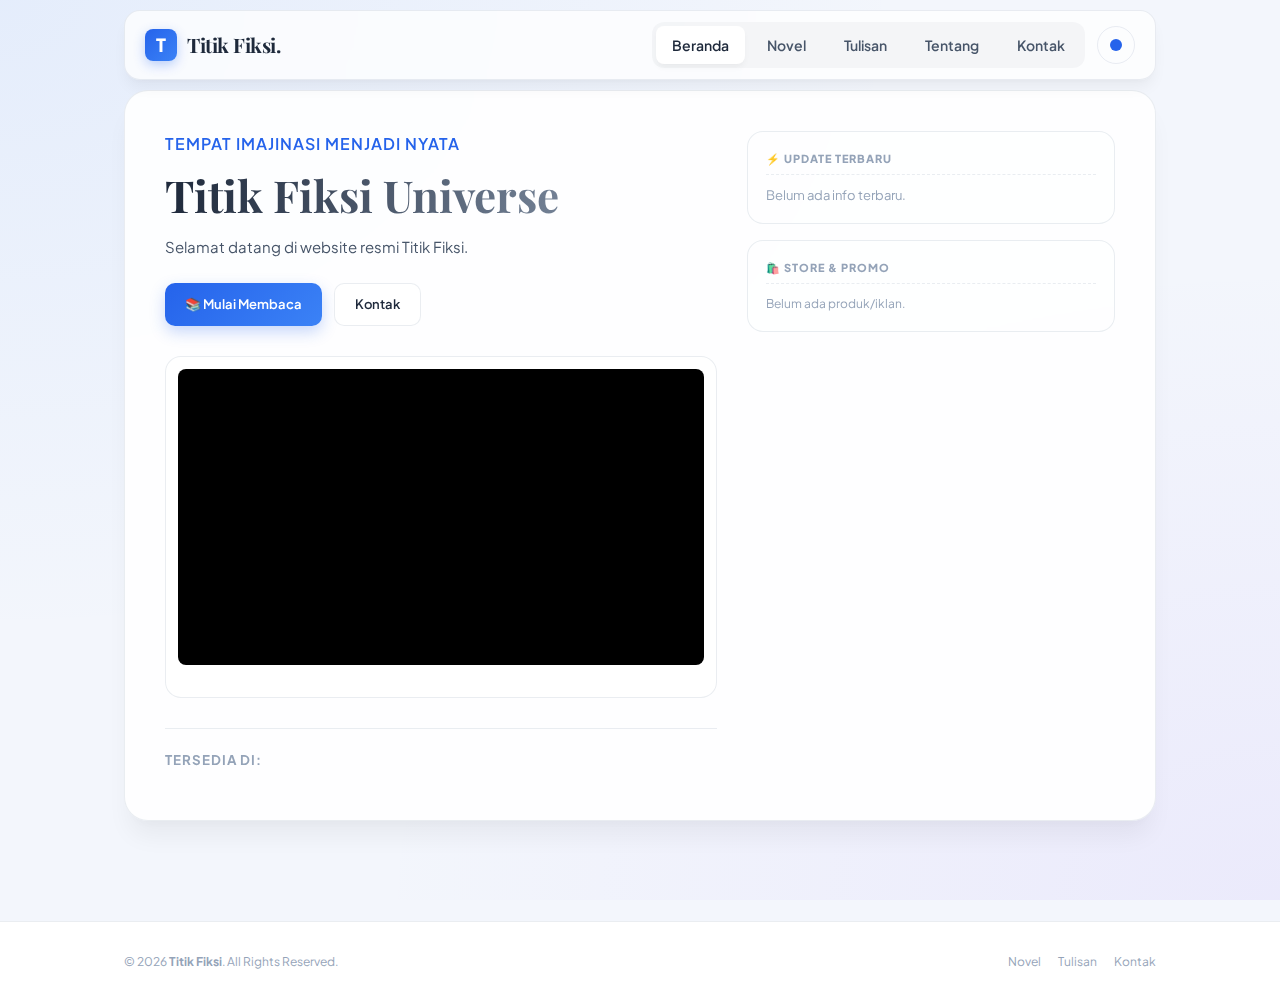
<file: index.html>
<!DOCTYPE html>
<html lang="id" data-theme="pearl">
<head>
  <meta charset="UTF-8" />
  <meta name="viewport" content="width=device-width, initial-scale=1.0" />
  <title>Beranda | Titik Fiksi</title>
  
  <script src="https://identity.netlify.com/v1/netlify-identity-widget.js"></script>
  <script async id="ga-script"></script>
  <script id="ga-setup"></script>

  <link rel="stylesheet" href="assets/css/themes.css" />
  <link rel="stylesheet" href="assets/css/style.css" />
</head>

<body>
  <div class="navbar-wrap">
    <div class="container">
      <nav class="navbar glass-panel">
        <a class="brand" href="index.html">
          <div class="brand-icon">T</div>
          <span>Titik Fiksi.</span>
        </a>

        <div class="nav-links">
          <a class="active" href="index.html">Beranda</a>
          <a href="works.html">Novel</a>
          <a href="writings.html">Tulisan</a>
          <a href="about.html">Tentang</a>
          <a href="contact.html">Kontak</a>
        </div>

        <div class="nav-actions">
          <button id="theme-toggle" class="theme-btn" type="button" aria-label="Ganti Tema">
            <span class="theme-dot" style="width:12px; height:12px; background:var(--brand); border-radius:50%;"></span>
          </button>
        </div>
      </nav>
    </div>
  </div>

  <main class="section hero">
    <div class="container">
      <div class="glass-card hero-inner">
        <div class="hero-content">
          <div id="hero-subtitle" class="hero-subtitle">Official Universe</div>
          <h1 id="hero-title">Memuat Konten...</h1>
          <p id="hero-intro" class="hero-intro">Selamat datang di semesta cerita.</p>
          
          <div class="hero-cta">
            <a class="btn btn-primary" href="works.html">📚 Mulai Membaca</a>
            <a class="btn btn-soft" href="contact.html">Kontak</a>
          </div>

          <div id="hero-youtube-wrapper" class="video-promo-container" style="display:none;">
             <div id="hero-youtube"></div>
             <div class="promo-text">
                <div id="hero-video-title" class="promo-title"></div>
                <p id="hero-video-desc" class="promo-desc"></p>
                <a id="hero-video-link" href="#" target="_blank" class="btn btn-soft" style="display:none;">Tonton</a>
             </div>
          </div>
          
          <div style="margin-top: 30px; padding-top: 20px; border-top: 1px solid var(--border);">
             <small style="color:var(--muted); font-weight:700; letter-spacing:1px; display:block; margin-bottom:10px;">TERSEDIA DI:</small>
             <div id="novel-links-container" style="display:flex; flex-wrap:wrap; gap:8px;"></div>
          </div>
        </div>

        <div class="hero-side">
          <div class="widget-card">
            <div class="widget-title">⚡ Update Terbaru</div>
            <div id="home-featured-container">
              <p style="color:var(--muted); font-size:13px;">Memuat data...</p>
            </div>
          </div>
          
          <div class="widget-card">
            <div class="widget-title">🛍️ Store & Promo</div>
            <div id="ads-store-container">
              <p style="color:var(--muted); font-size:13px;">Memuat store...</p>
            </div>
          </div>
        </div>

      </div>
    </div>
  </main>

  <footer class="footer">
    <div class="container">
      <div class="footer-inner">
        <div>&copy; <span id="yearNow"></span> <strong>Titik Fiksi</strong>. All Rights Reserved.</div>
        <div class="footer-links">
          <a href="works.html">Novel</a>
          <a href="writings.html">Tulisan</a>
          <a href="contact.html">Kontak</a>
        </div>
      </div>
    </div>
  </footer>

  <script src="assets/js/theme.js"></script>
  <script src="assets/js/main.js"></script>
  <script>
    document.getElementById("yearNow").textContent = new Date().getFullYear();
    if (window.netlifyIdentity) {
      window.netlifyIdentity.on("init", user => {
        if (!user) {
          window.netlifyIdentity.on("login", () => { document.location.href = "/admin/"; });
        }
      });
    }
  </script>
</body>
</html>
</file>
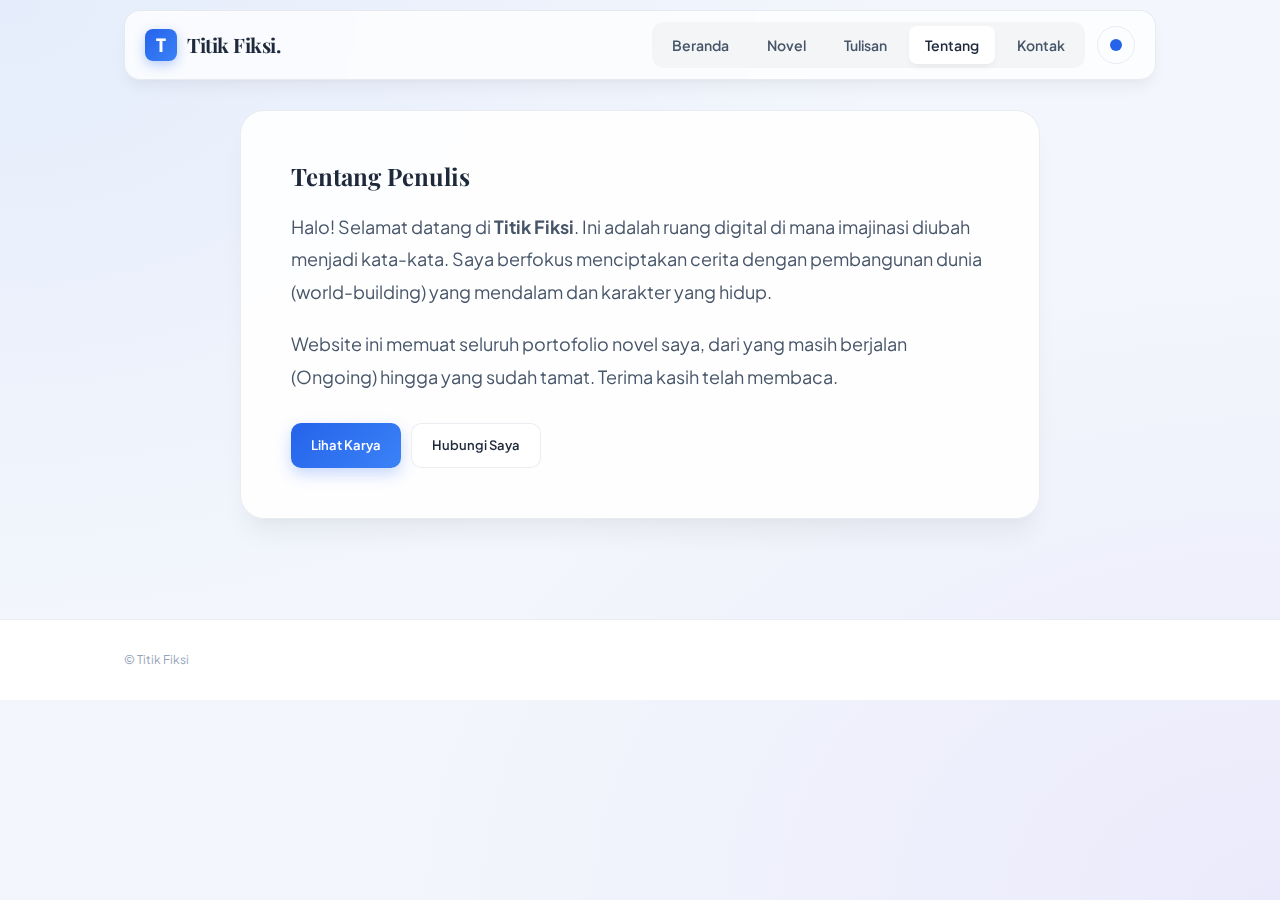
<file: about.html>
<!DOCTYPE html>
<html lang="id" data-theme="pearl">
<head>
  <meta charset="UTF-8" />
  <meta name="viewport" content="width=device-width, initial-scale=1.0" />
  <title>Tentang | Titik Fiksi</title>
  <link rel="stylesheet" href="assets/css/themes.css" />
  <link rel="stylesheet" href="assets/css/style.css" />
</head>

<body>
  <div class="navbar-wrap">
    <div class="container">
      <nav class="navbar glass-panel">
        <a class="brand" href="index.html">
          <div class="brand-icon">T</div>
          <span>Titik Fiksi.</span>
        </a>
        <div class="nav-links">
          <a href="index.html">Beranda</a>
          <a href="works.html">Novel</a>
          <a href="writings.html">Tulisan</a>
          <a class="active" href="about.html">Tentang</a>
          <a href="contact.html">Kontak</a>
        </div>
        <div class="nav-actions">
           <button id="theme-toggle" class="theme-btn" type="button"><span class="theme-dot" style="width:12px; height:12px; background:var(--brand); border-radius:50%;"></span></button>
        </div>
      </nav>
    </div>
  </div>

  <main class="section">
    <div class="container">
      <div class="glass-card" style="padding: 50px; max-width: 800px; margin: 0 auto;">
        <h2 style="margin-bottom:20px;">Tentang Penulis</h2>
        <div style="font-size:18px; color:var(--text-2); line-height:1.8;">
          <p style="margin-bottom:20px;">
            Halo! Selamat datang di <b>Titik Fiksi</b>. 
            Ini adalah ruang digital di mana imajinasi diubah menjadi kata-kata. 
            Saya berfokus menciptakan cerita dengan pembangunan dunia (world-building) yang mendalam dan karakter yang hidup.
          </p>
          <p style="margin-bottom:30px;">
            Website ini memuat seluruh portofolio novel saya, dari yang masih berjalan (Ongoing) hingga yang sudah tamat. 
            Terima kasih telah membaca.
          </p>
          
          <div style="display:flex; gap:10px;">
            <a class="btn btn-primary" href="works.html">Lihat Karya</a>
            <a class="btn btn-soft" href="contact.html">Hubungi Saya</a>
          </div>
        </div>
      </div>
    </div>
  </main>

  <footer class="footer">
    <div class="container"><div class="footer-inner"><div>&copy; Titik Fiksi</div></div></div>
  </footer>
  <script src="assets/js/theme.js"></script>
  <script src="assets/js/main.js"></script>
</body>
</html>
</file>
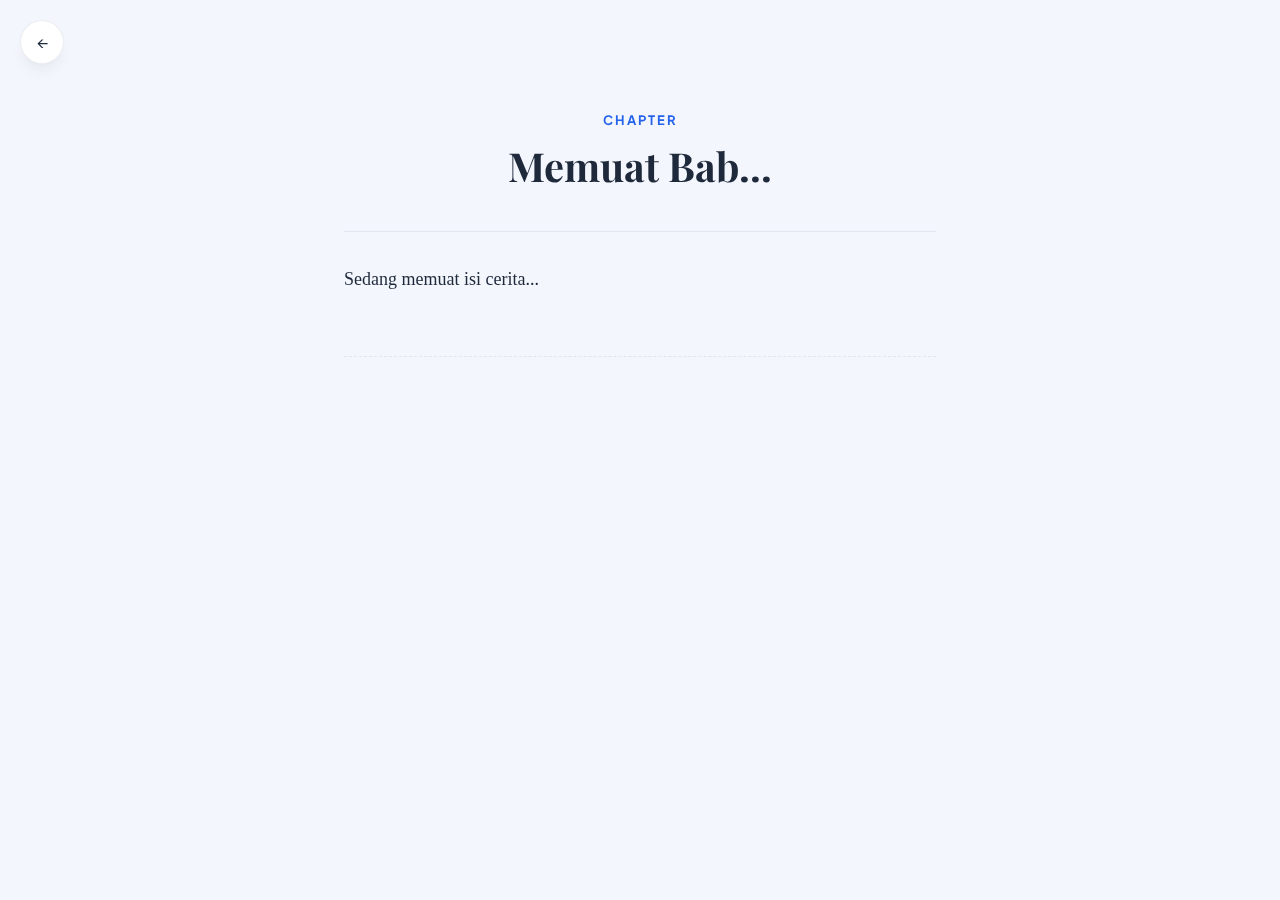
<file: chapter.html>
<!DOCTYPE html>
<html lang="id" data-theme="pearl">
<head>
  <meta charset="UTF-8" />
  <meta name="viewport" content="width=device-width, initial-scale=1.0" />
  <title>Baca Bab | Titik Fiksi</title>
  
  <link rel="stylesheet" href="assets/css/themes.css" />
  <link rel="stylesheet" href="assets/css/style.css" />

  <style>
    /* Specific overrides for Reading Mode */
    .navbar-wrap { display: none !important; } /* Hide Navbar */
    body { background: var(--bg-1); }
    
    .back-btn {
      position: fixed; top: 20px; left: 20px; z-index: 100;
      width: 44px; height: 44px; border-radius: 50%;
      background: var(--bg-3); border: 1px solid var(--border);
      display: flex; align-items: center; justify-content: center;
      box-shadow: var(--shadow-md); color: var(--text-1);
      transition: transform 0.2s;
    }
    .back-btn:hover { transform: scale(1.1); color: var(--brand); }

    .nav-buttons {
      display: flex; justify-content: space-between; margin-top: 60px; 
      padding-top: 30px; border-top: 1px dashed var(--border);
    }
  </style>
</head>

<body>
  <a id="btn-back-novel" href="#" class="back-btn" title="Kembali ke Novel">←</a>

  <main class="section" style="padding-top: 60px; padding-bottom:100px;">
    <div class="container read-container">
      <div class="glass-card" style="padding: 50px 40px; border:none; box-shadow:none; background:transparent;">
        
        <div class="read-header">
          <span id="chapter-top" style="display:block; font-size: 13px; letter-spacing: 2px; color: var(--brand); font-weight:700; margin-bottom:10px;">CHAPTER</span>
          <h1 id="chapter-title" style="font-size: 2.5rem;">Memuat Bab...</h1>
        </div>

        <article id="chapter-content" class="read-area">
          <p>Sedang memuat isi cerita...</p>
        </article>

        <div id="chapter-external-links" style="margin-top:40px; text-align:center;"></div>

        <div class="nav-buttons">
          <a id="btn-prev" href="#" class="btn btn-soft" style="display: none;">← Bab Sebelumnya</a>
          <a id="btn-next" href="#" class="btn btn-primary" style="display: none;">Bab Selanjutnya →</a>
        </div>

      </div>
    </div>
  </main>

  <script src="assets/js/theme.js"></script>
  <script src="assets/js/main.js"></script>
</body>
</html>
</file>
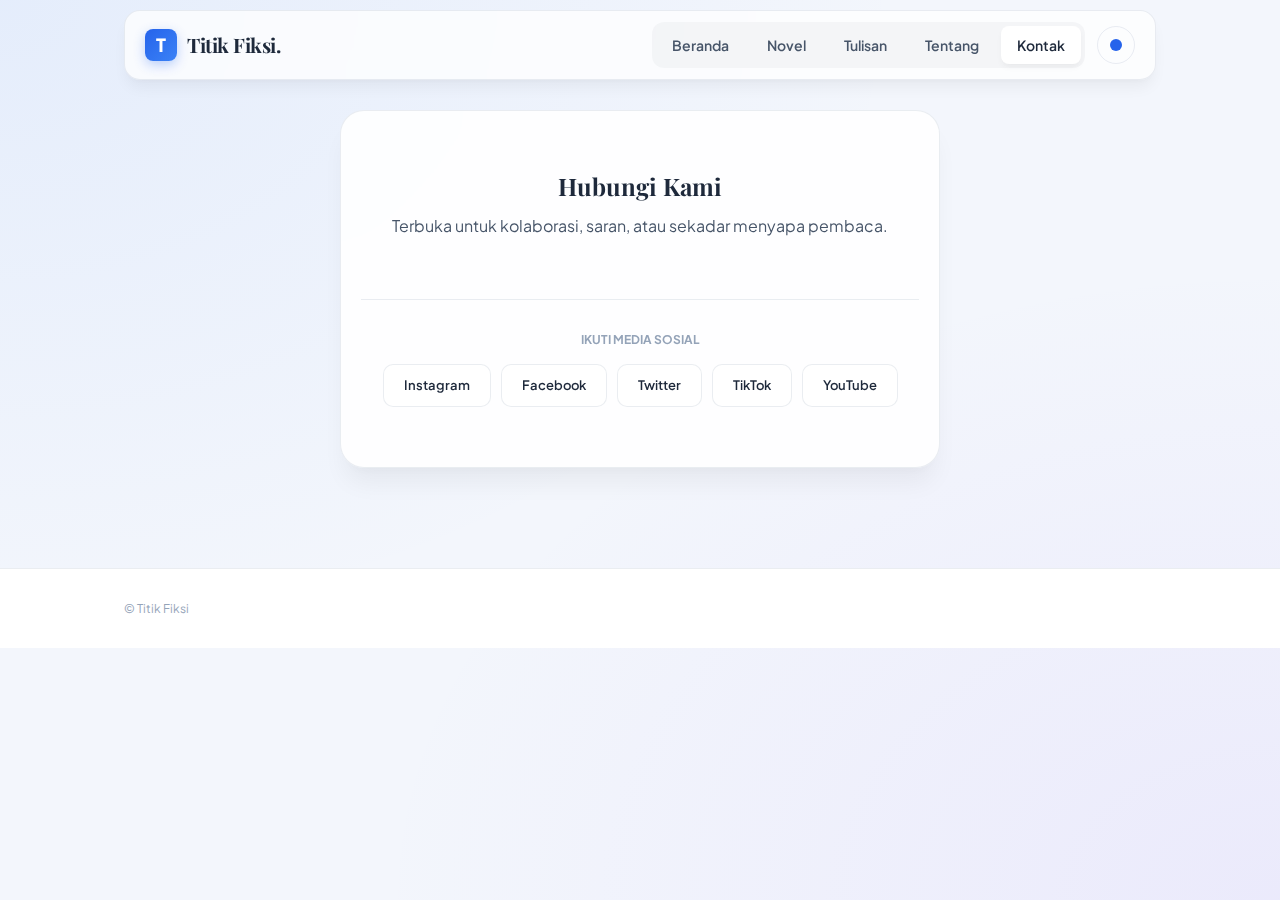
<file: contact.html>
<!DOCTYPE html>
<html lang="id" data-theme="pearl">
<head>
  <meta charset="UTF-8" />
  <title>Kontak | Titik Fiksi</title>
  <meta name="viewport" content="width=device-width, initial-scale=1.0" />
  <script src="https://identity.netlify.com/v1/netlify-identity-widget.js"></script>
  <link rel="stylesheet" href="assets/css/themes.css" />
  <link rel="stylesheet" href="assets/css/style.css" />
</head>

<body>
  <div class="navbar-wrap">
    <div class="container">
      <nav class="navbar glass-panel">
        <a class="brand" href="index.html">
          <div class="brand-icon">T</div>
          <span>Titik Fiksi.</span>
        </a>
        <div class="nav-links">
          <a href="index.html">Beranda</a>
          <a href="works.html">Novel</a>
          <a href="writings.html">Tulisan</a>
          <a href="about.html">Tentang</a>
          <a class="active" href="contact.html">Kontak</a>
        </div>
        <div class="nav-actions">
           <button id="theme-toggle" class="theme-btn" type="button"><span class="theme-dot" style="width:12px; height:12px; background:var(--brand); border-radius:50%;"></span></button>
        </div>
      </nav>
    </div>
  </div>

  <main class="section">
    <div class="container">
      <div class="glass-card text-center" style="padding: 60px 20px; max-width: 600px; margin: 0 auto;">
        <h2>Hubungi Kami</h2>
        <p style="color:var(--text-2); margin-bottom: 30px;">
          Terbuka untuk kolaborasi, saran, atau sekadar menyapa pembaca.
        </p>

        <div id="business-contacts" style="display:flex; justify-content:center; gap:10px; flex-wrap:wrap; margin-bottom:30px;">
           </div>

        <div style="border-top:1px solid var(--border); padding-top:30px; margin-top:30px;">
          <p style="font-size:12px; color:var(--muted); font-weight:700; text-transform:uppercase; margin-bottom:15px;">Ikuti Media Sosial</p>
          <div style="display:flex; justify-content:center; gap:10px; flex-wrap:wrap;">
            <a class="btn btn-soft social-ig" href="#">Instagram</a>
            <a class="btn btn-soft social-fb" href="#">Facebook</a>
            <a class="btn btn-soft social-tw" href="#">Twitter</a>
            <a class="btn btn-soft social-tt" href="#">TikTok</a>
            <a class="btn btn-soft social-yt" href="#">YouTube</a>
          </div>
        </div>
      </div>
    </div>
  </main>

  <footer class="footer">
    <div class="container">
      <div class="footer-inner">
        <div>
           <a href="/admin/" style="text-decoration:none; color:inherit;">&copy;</a> Titik Fiksi
        </div>
      </div>
    </div>
  </footer>
  <script src="assets/js/theme.js"></script>
  <script src="assets/js/main.js"></script>
</body>
</html>
</file>
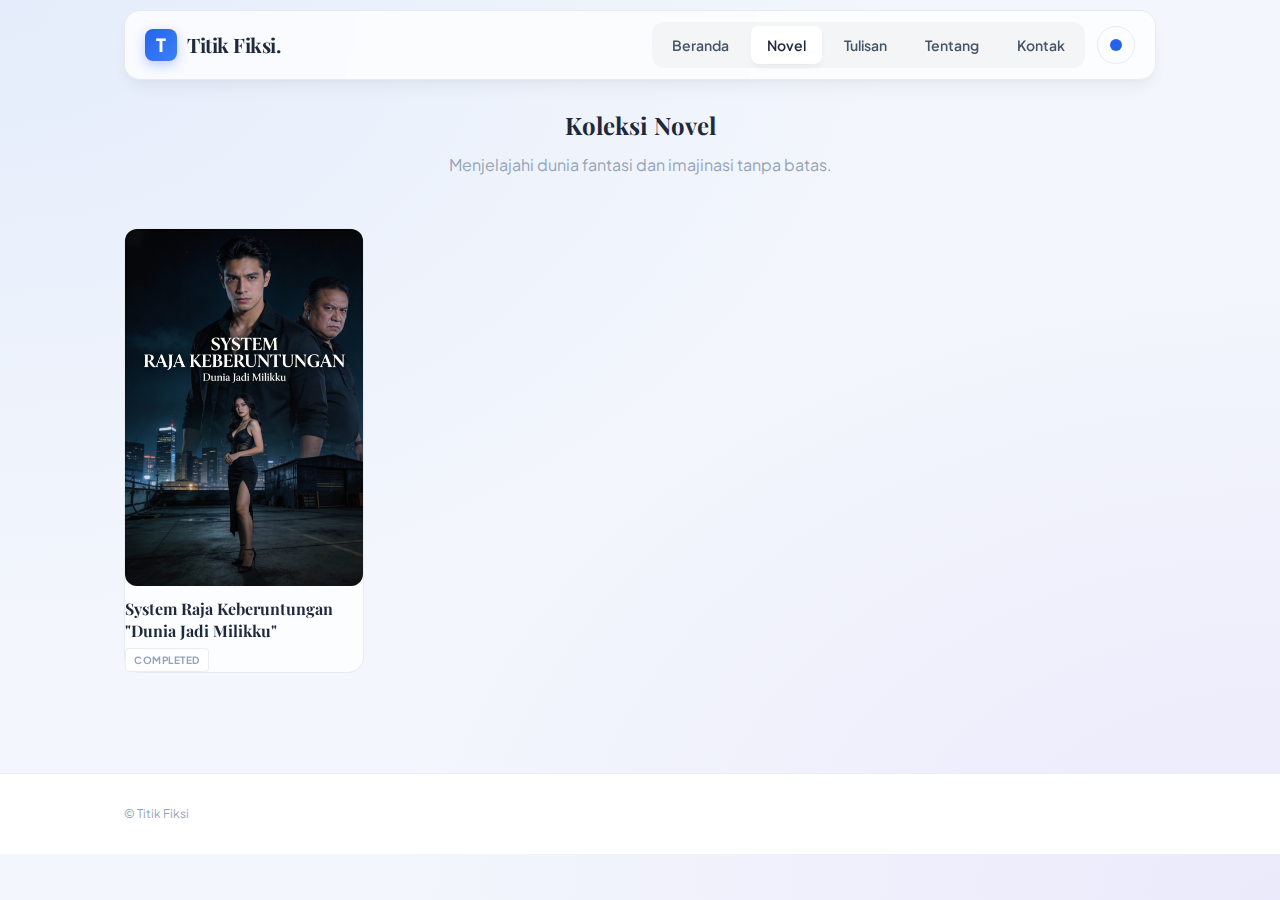
<file: works.html>
<!DOCTYPE html>
<html lang="id" data-theme="pearl">
<head>
  <meta charset="UTF-8" />
  <meta name="viewport" content="width=device-width, initial-scale=1.0" />
  <title>Koleksi Novel | Titik Fiksi</title>
  <link rel="stylesheet" href="assets/css/themes.css" />
  <link rel="stylesheet" href="assets/css/style.css" />
</head>

<body>
  <div class="navbar-wrap">
    <div class="container">
      <nav class="navbar glass-panel">
        <a class="brand" href="index.html">
          <div class="brand-icon">T</div>
          <span>Titik Fiksi.</span>
        </a>
        <div class="nav-links">
          <a href="index.html">Beranda</a>
          <a class="active" href="works.html">Novel</a>
          <a href="writings.html">Tulisan</a>
          <a href="about.html">Tentang</a>
          <a href="contact.html">Kontak</a>
        </div>
        <div class="nav-actions">
           <button id="theme-toggle" class="theme-btn" type="button"><span class="theme-dot" style="width:12px; height:12px; background:var(--brand); border-radius:50%;"></span></button>
        </div>
      </nav>
    </div>
  </div>

  <main class="section">
    <div class="container">
      <div class="text-center" style="margin-bottom: 40px;">
        <h2>Koleksi Novel</h2>
        <p style="color:var(--muted);">Menjelajahi dunia fantasi dan imajinasi tanpa batas.</p>
      </div>

      <div id="works-container" class="grid-cards">
        </div>
    </div>
  </main>

  <footer class="footer">
    <div class="container"><div class="footer-inner"><div>&copy; Titik Fiksi</div></div></div>
  </footer>
  <script src="assets/js/theme.js"></script>
  <script src="assets/js/main.js"></script>
</body>
</html>
</file>
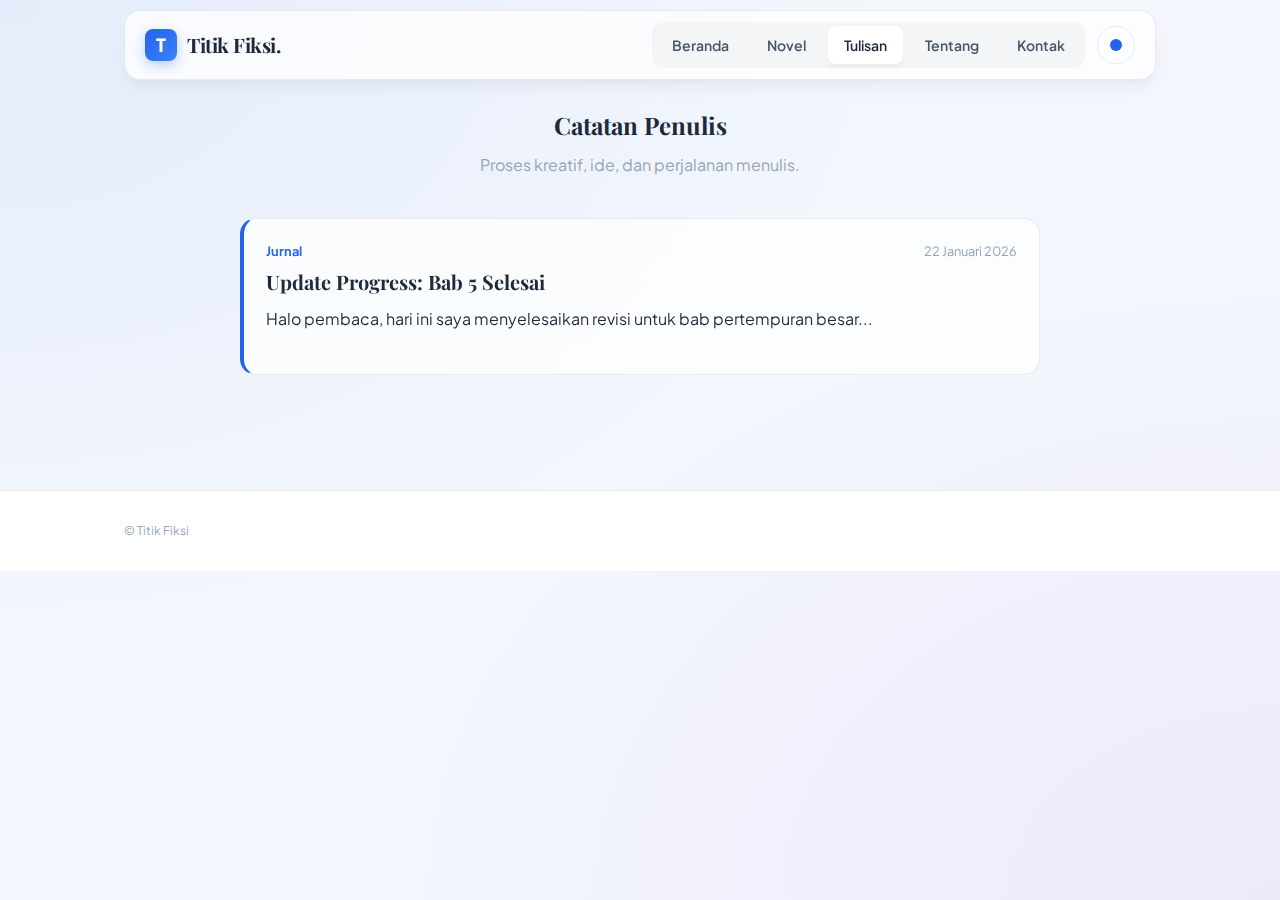
<file: writings.html>
<!DOCTYPE html>
<html lang="id" data-theme="pearl">
<head>
  <meta charset="UTF-8" />
  <meta name="viewport" content="width=device-width, initial-scale=1.0" />
  <title>Tulisan & Catatan | Titik Fiksi</title>
  <link rel="stylesheet" href="assets/css/themes.css" />
  <link rel="stylesheet" href="assets/css/style.css" />
</head>

<body>
  <div class="navbar-wrap">
    <div class="container">
      <nav class="navbar glass-panel">
        <a class="brand" href="index.html">
          <div class="brand-icon">T</div>
          <span>Titik Fiksi.</span>
        </a>
        <div class="nav-links">
          <a href="index.html">Beranda</a>
          <a href="works.html">Novel</a>
          <a class="active" href="writings.html">Tulisan</a>
          <a href="about.html">Tentang</a>
          <a href="contact.html">Kontak</a>
        </div>
        <div class="nav-actions">
           <button id="theme-toggle" class="theme-btn" type="button"><span class="theme-dot" style="width:12px; height:12px; background:var(--brand); border-radius:50%;"></span></button>
        </div>
      </nav>
    </div>
  </div>

  <main class="section">
    <div class="container">
      <div class="text-center" style="margin-bottom: 40px;">
        <h2>Catatan Penulis</h2>
        <p style="color:var(--muted);">Proses kreatif, ide, dan perjalanan menulis.</p>
      </div>

      <div id="writings-container" style="display:grid; gap:20px; max-width:800px; margin:0 auto;">
         </div>
    </div>
  </main>

  <footer class="footer">
    <div class="container"><div class="footer-inner"><div>&copy; Titik Fiksi</div></div></div>
  </footer>
  <script src="assets/js/theme.js"></script>
  <script src="assets/js/main.js"></script>
</body>
</html>
</file>
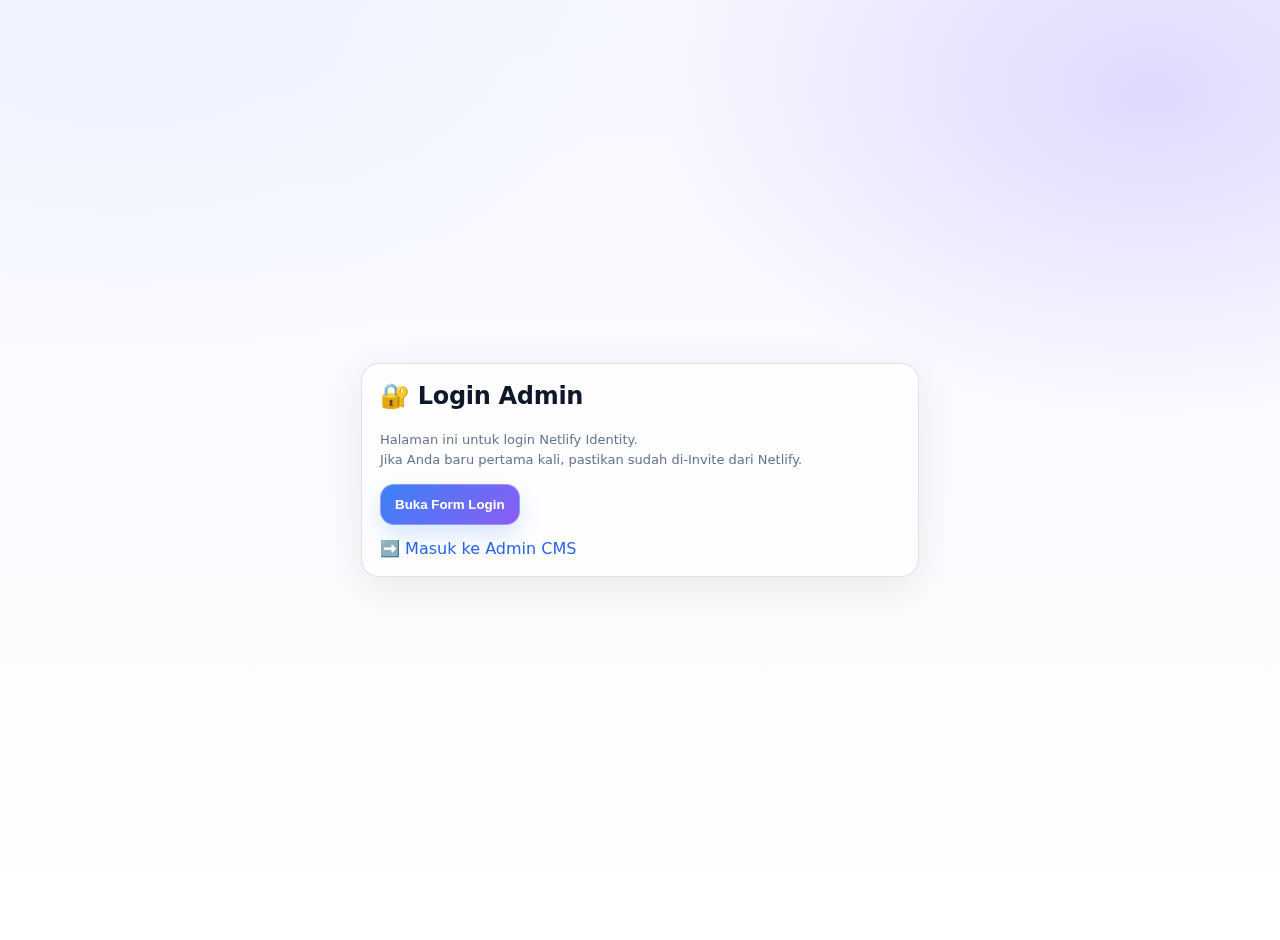
<file: admin/login.html>
<!doctype html>
<html lang="id">
<head>
  <meta charset="utf-8" />
  <meta name="viewport" content="width=device-width, initial-scale=1.0" />
  <title>Login Admin | Titik Fiksi</title>

  <link rel="stylesheet" href="./admin.css" />

  <!-- Netlify Identity Widget -->
  <script src="https://identity.netlify.com/v1/netlify-identity-widget.js"></script>

  <style>
    .wrap{
      min-height: 100vh;
      display:grid;
      place-items:center;
      padding: 20px;
    }
    .box{
      width: min(520px, 92vw);
      padding: 18px;
      border-radius: 18px;
      background: rgba(255,255,255,0.75);
      border: 1px solid rgba(15,23,42,0.12);
      backdrop-filter: blur(16px);
      -webkit-backdrop-filter: blur(16px);
      box-shadow: 0 12px 40px rgba(0,0,0,0.08);
    }
    .muted{ color:#64748b; font-size:13px; line-height:1.6; }
  </style>
</head>

<body>
  <div class="wrap">
    <div class="box">
      <h2 style="margin-top:0;">🔐 Login Admin</h2>
      <p class="muted">
        Halaman ini untuk login Netlify Identity.<br>
        Jika Anda baru pertama kali, pastikan sudah di-Invite dari Netlify.
      </p>

      <button class="nc-button nc-button-primary"
        style="padding:12px 14px; border-radius:14px; border:none; cursor:pointer; background:linear-gradient(135deg,#3b82f6,#8b5cf6); color:white; font-weight:700;"
        onclick="netlifyIdentity.open()">
        Buka Form Login
      </button>

      <div style="margin-top:14px;">
        <a href="./" style="color:#2563eb; text-decoration:none;">➡️ Masuk ke Admin CMS</a>
      </div>
    </div>
  </div>

  <script>
    if (window.netlifyIdentity) {
      window.netlifyIdentity.on("init", (user) => {
        console.log("Identity init:", user);
      });

      window.netlifyIdentity.on("login", () => {
        // setelah login, langsung pindah ke /admin/
        window.location.href = "/admin/";
      });
    }
  </script>
</body>
</html>
</file>
<file: assets/css/themes.css>
/* =========================================================
   TITIK FIKSI — Color Themes (Professional Palette)
   File: assets/css/themes.css
   ========================================================= */

/* --- PEARL SKY (Default - Clean Professional) --- */
:root[data-theme="pearl"] {
  --bg-1: #f3f6fc;
  --bg-2: #ffffff;
  --bg-3: #ffffff;
  --text-1: #1e293b;
  --text-2: #475569;
  --muted: #94a3b8;
  --border: rgba(148, 163, 184, 0.2);
  --glass: rgba(255, 255, 255, 0.75);
  --glass-strong: rgba(255, 255, 255, 0.90);
  --brand: #2563eb;
  --brand-gradient: linear-gradient(135deg, #2563eb 0%, #3b82f6 100%);
  --cta-bg: linear-gradient(135deg, rgba(37,99,235,0.05), rgba(37,99,235,0.1));
}

/* --- AURORA MINT (FIX: DEEP OCEAN TEAL CONTRAST) --- */
:root[data-theme="aurora"] {
  --bg-1: #f0fdfa; /* Mint Ice */
  --bg-2: #ccfbf1; /* Soft Cyan */
  --bg-3: #ffffff;
  
  /* FIX: Text dibuat jauh lebih gelap (Deep Ocean) untuk kontras maksimal */
  --text-1: #0f393b; /* Hampir hitam, tapi nuansa hijau laut dalam */
  --text-2: #1e5255; /* Teal gelap */
  --muted: #4b8886;  /* Teal pudar yang masih terbaca */
  
  --border: rgba(19, 78, 74, 0.15); /* Border lebih tegas */
  --glass: rgba(255, 255, 255, 0.65);
  --glass-strong: rgba(245, 255, 254, 0.9);
  
  /* Brand tetap segar tapi tidak neon menyakitkan */
  --brand: #0d9488; 
  --brand-gradient: linear-gradient(135deg, #0d9488 0%, #115e59 100%);
  --cta-bg: linear-gradient(135deg, rgba(13,148,136,0.08), rgba(20,184,166,0.15));
}

/* --- DEEP SPACE (OLED Dark Mode) --- */
:root[data-theme="dark"] {
  --bg-1: #020617;
  --bg-2: #0f172a;
  --bg-3: #1e293b;
  --text-1: #e2e8f0;
  --text-2: #cbd5e1;
  --muted: #64748b;
  --border: rgba(255, 255, 255, 0.1);
  --glass: rgba(15, 23, 42, 0.7);
  --glass-strong: rgba(30, 41, 59, 0.85);
  --brand: #60a5fa;
  --brand-gradient: linear-gradient(135deg, #3b82f6 0%, #60a5fa 100%);
  --cta-bg: linear-gradient(135deg, rgba(96,165,250,0.1), rgba(30,41,59,0.5));
}
</file>
<file: assets/css/style.css>
/* =========================================================
   TITIK FIKSI — High-End Professional Author Website
   Codebase: V3 (Smart Typography & Premium CTA)
   File: assets/css/style.css
   ========================================================= */

@import url('https://fonts.googleapis.com/css2?family=Playfair+Display:ital,wght@0,400;0,600;0,700;1,400&family=Plus+Jakarta+Sans:wght@300;400;500;600;700;800&display=swap');

:root {
  /* Layout & Spacing */
  --container: 1080px;
  --header-height: 70px;
  --radius-xl: 24px;
  --radius-lg: 16px;
  --radius-md: 12px;
  
  /* Effects */
  --shadow-sm: 0 4px 6px -1px rgba(0, 0, 0, 0.05);
  --shadow-md: 0 10px 15px -3px rgba(0, 0, 0, 0.05), 0 4px 6px -2px rgba(0, 0, 0, 0.025);
  --shadow-lg: 0 20px 25px -5px rgba(0, 0, 0, 0.05), 0 10px 10px -5px rgba(0, 0, 0, 0.02);
  --blur-strong: 24px;
  --blur-soft: 12px;
  --transition: all 0.25s cubic-bezier(0.4, 0, 0.2, 1);

  /* Fallback Colors (Overridden by themes.css) */
  --bg-1: #f8fafc;
  --bg-2: #f1f5f9;
  --bg-3: #ffffff;
  --text-1: #0f172a;
  --text-2: #475569;
  --muted: #94a3b8;
  --border: rgba(148, 163, 184, 0.15);
  --glass: rgba(255, 255, 255, 0.65);
  --glass-strong: rgba(255, 255, 255, 0.85);
  --brand: #2563eb;
  --brand-gradient: linear-gradient(135deg, #2563eb 0%, #4f46e5 100%);
  --cta-bg: #f1f5f9;
}

/* --- RESET & BASE --- */
*, *::before, *::after { box-sizing: border-box; margin: 0; padding: 0; -webkit-tap-highlight-color: transparent; }

html { scroll-behavior: smooth; }

body {
  font-family: 'Plus Jakarta Sans', sans-serif;
  background: var(--bg-1);
  color: var(--text-1);
  line-height: 1.6;
  overflow-x: hidden;
  min-height: 100vh;
  transition: background 0.4s ease, color 0.4s ease;
  background-image: 
    radial-gradient(at 0% 0%, rgba(59, 130, 246, 0.08) 0px, transparent 50%),
    radial-gradient(at 100% 100%, rgba(139, 92, 246, 0.08) 0px, transparent 50%);
  background-attachment: fixed;
}

h1, h2, h3, h4, h5, h6 {
  font-family: 'Playfair Display', serif;
  font-weight: 700;
  color: var(--text-1);
  line-height: 1.25;
  margin-bottom: 0.5em;
}

a { text-decoration: none; color: inherit; transition: var(--transition); }
img { max-width: 100%; display: block; }
ul { list-style: none; }

/* --- UTILITIES --- */
.container { width: 100%; max-width: var(--container); margin: 0 auto; padding: 0 24px; }
.section { padding: 40px 0; position: relative; }
.text-center { text-align: center; }
.d-none { display: none !important; }

/* GLASSMORPHISM COMPONENTS */
.glass-panel {
  background: var(--glass);
  backdrop-filter: blur(var(--blur-soft));
  -webkit-backdrop-filter: blur(var(--blur-soft));
  border: 1px solid var(--border);
  border-radius: var(--radius-lg);
}

.glass-card {
  background: var(--glass-strong);
  backdrop-filter: blur(var(--blur-strong));
  -webkit-backdrop-filter: blur(var(--blur-strong));
  border: 1px solid var(--border);
  box-shadow: var(--shadow-lg);
  border-radius: var(--radius-xl);
  overflow: hidden;
}

/* --- NAVBAR --- */
.navbar-wrap { position: sticky; top: 10px; z-index: 1000; padding: 0 10px; }
.navbar {
  display: flex; align-items: center; justify-content: space-between;
  padding: 10px 20px; min-height: var(--header-height);
  box-shadow: var(--shadow-md); transition: var(--transition); flex-wrap: wrap;
}
.brand {
  display: flex; align-items: center; gap: 10px;
  font-family: 'Playfair Display', serif; font-size: 20px; font-weight: 700;
  letter-spacing: -0.5px; color: var(--text-1); margin-right: auto;
}
.brand-icon {
  width: 32px; height: 32px; background: var(--brand-gradient);
  color: white; border-radius: 8px; display: flex; align-items: center;
  justify-content: center; font-family: 'Plus Jakarta Sans', sans-serif;
  font-weight: 800; font-size: 18px; box-shadow: 0 4px 12px rgba(37, 99, 235, 0.3);
}
.nav-links {
  display: flex; gap: 6px; background: rgba(0,0,0,0.03); padding: 4px; border-radius: 12px;
}
.nav-links a {
  font-size: 14px; font-weight: 600; color: var(--text-2); padding: 8px 16px;
  border-radius: 8px; white-space: nowrap;
}
.nav-links a:hover { color: var(--brand); background: rgba(255,255,255,0.5); }
.nav-links a.active { background: var(--bg-3); color: var(--text-1); box-shadow: var(--shadow-sm); }

.nav-actions { margin-left: 12px; }
.theme-btn {
  background: transparent; border: 1px solid var(--border);
  width: 38px; height: 38px; border-radius: 50%; display: flex;
  align-items: center; justify-content: center; cursor: pointer; color: var(--text-2);
}

/* --- HERO SECTION --- */
.hero { padding-top: 20px; }
.hero-inner {
  display: grid; grid-template-columns: 1.2fr 0.8fr; gap: 30px; padding: 40px; align-items: start;
}
.hero-content h1 {
  font-size: clamp(28px, 4vw, 44px); margin-bottom: 12px;
  background: linear-gradient(to right, var(--text-1), var(--muted));
  -webkit-background-clip: text; -webkit-text-fill-color: transparent;
}
.hero-subtitle {
  font-size: 16px; font-weight: 600; color: var(--brand); text-transform: uppercase;
  letter-spacing: 1px; margin-bottom: 10px; font-family: 'Plus Jakarta Sans', sans-serif;
}
.hero-intro { font-size: 15px; color: var(--text-2); margin-bottom: 24px; line-height: 1.7; }
.hero-cta { display: flex; gap: 12px; margin-bottom: 30px; flex-wrap: wrap; }

.btn {
  display: inline-flex; align-items: center; justify-content: center;
  padding: 10px 20px; border-radius: 10px; font-weight: 600;
  font-size: 13px; cursor: pointer; border: none; gap: 8px;
  transition: transform 0.2s, box-shadow 0.2s; text-decoration: none;
}
.btn-primary { background: var(--brand-gradient); color: white; box-shadow: 0 6px 15px rgba(37, 99, 235, 0.25); }
.btn-primary:hover { transform: translateY(-2px); box-shadow: 0 10px 20px rgba(37, 99, 235, 0.35); }
.btn-soft { background: var(--bg-3); border: 1px solid var(--border); color: var(--text-1); }

/* Sidebar Widget */
.hero-side { display: flex; flex-direction: column; gap: 16px; }
.widget-card {
  padding: 18px; background: rgba(255,255,255,0.05);
  border-radius: var(--radius-lg); border: 1px solid var(--border);
}
.widget-title {
  font-size: 11px; text-transform: uppercase; letter-spacing: 1px;
  font-weight: 800; color: var(--muted); margin-bottom: 10px;
  border-bottom: 1px dashed var(--border); padding-bottom: 6px;
}

/* Video Split */
.video-promo-container {
  display: grid; grid-template-columns: 1fr; gap: 12px;
  background: var(--bg-3); border: 1px solid var(--border);
  padding: 12px; border-radius: var(--radius-lg); margin-top: 20px;
}
#hero-youtube { width: 100%; aspect-ratio: 16/9; border-radius: 8px; overflow: hidden; background: black; }
#hero-youtube iframe { width: 100%; height: 100%; }
.promo-title { font-weight: 700; font-size: 14px; margin-bottom: 4px; }
.promo-desc { font-size: 12px; color: var(--muted); line-height: 1.4; margin-bottom: 8px; }

/* --- CARD GRIDS --- */
.grid-cards {
  display: grid; grid-template-columns: repeat(auto-fill, minmax(240px, 1fr));
  gap: 24px; padding-top: 10px;
}
.card-work { display: block; position: relative; transition: var(--transition); height: 100%; }
.card-work:hover { transform: translateY(-6px); }
.card-cover {
  width: 100%; aspect-ratio: 2/3; border-radius: var(--radius-md);
  overflow: hidden; box-shadow: var(--shadow-md); margin-bottom: 14px; background: var(--border);
}
.card-cover img { width: 100%; height: 100%; object-fit: cover; transition: transform 0.5s ease; }
.card-work:hover .card-cover img { transform: scale(1.05); }

.card-meta { margin-bottom: 8px; display:flex; gap:6px; flex-wrap:wrap; }
.badge {
  display: inline-block; padding: 3px 8px; border-radius: 4px;
  font-size: 10px; font-weight: 700; text-transform: uppercase; letter-spacing: 0.5px;
  background: var(--bg-3); border: 1px solid var(--border); color: var(--muted);
}

/* 🔥 SMART TYPOGRAPHY FOR TITLES (Split Effect) 🔥 */
.card-work h4 {
  font-family: 'Playfair Display', serif;
  font-size: 18px; line-height: 1.35; color: var(--text-1); margin-bottom: 4px;
}
/* Style untuk Sub-judul (Jargon dalam kutip) */
.title-main { display: block; font-weight: 700; }
.title-sub { 
  display: block; 
  font-family: 'Plus Jakarta Sans', sans-serif; 
  font-size: 13px; 
  font-style: italic; 
  color: var(--brand); 
  font-weight: 500; 
  margin-top: 2px; 
}

/* --- DETAIL PAGE --- */
.detail-header { display: flex; gap: 30px; margin-bottom: 40px; }
.detail-cover-img { width: 180px; border-radius: var(--radius-lg); box-shadow: 0 15px 30px rgba(0,0,0,0.15); }

.chapter-list { display: grid; gap: 10px; }
.chapter-item {
  display: flex; align-items: center; justify-content: space-between;
  padding: 14px 18px; background: var(--bg-3);
  border: 1px solid var(--border); border-radius: var(--radius-md); transition: var(--transition);
}
.chapter-item:hover { border-color: var(--brand); transform: translateX(4px); }
.chap-number { font-family: 'Playfair Display', serif; font-size: 20px; font-weight: 700; color: var(--border); margin-right: 14px; }
.chapter-item:hover .chap-number { color: var(--brand); }

/* --- READER MODE & PREMIUM CTA CARD --- */
.read-container { max-width: 720px; margin: 0 auto; }
.read-header { text-align: center; margin-bottom: 30px; border-bottom: 1px solid var(--border); padding-bottom: 20px; }
.read-area { font-family: 'Georgia', serif; font-size: 18px; line-height: 1.9; color: var(--text-1); }
.read-area p { margin-bottom: 24px; text-align: justify; }

/* 🔥 PREMIUM CTA CARD (Monetization) 🔥 */
.cta-premium-card {
  margin: 50px auto 30px;
  padding: 24px;
  border-radius: 16px;
  background: var(--cta-bg);
  border: 1px solid var(--border);
  text-align: center;
  position: relative;
  overflow: hidden;
  box-shadow: var(--shadow-lg);
  backdrop-filter: blur(10px);
}
.cta-premium-card h4 { font-size: 16px; margin-bottom: 8px; color: var(--text-1); }
.cta-premium-card p { font-size: 13px; color: var(--text-2); margin-bottom: 16px; font-family: 'Plus Jakarta Sans', sans-serif;}
.cta-buttons { display: flex; justify-content: center; gap: 10px; flex-wrap: wrap; }

.btn-cta {
  padding: 12px 24px; border-radius: 50px; font-weight: 700; font-size: 13px;
  text-decoration: none; color: white !important; display: inline-flex; align-items: center; gap: 6px;
  transition: transform 0.2s, box-shadow 0.2s; box-shadow: 0 4px 12px rgba(0,0,0,0.15);
}
.btn-cta:hover { transform: translateY(-3px); filter: brightness(1.1); }
/* Platform Colors */
.cta-wattpad { background: linear-gradient(135deg, #FF9F1C, #FF6B6B); }
.cta-karyakarsa { background: linear-gradient(135deg, #E22B2D, #C62828); }
.cta-goodnovel { background: linear-gradient(135deg, #2D68C4, #1E40AF); }
.cta-generic { background: var(--text-1); }

/* --- FOOTER --- */
.footer { margin-top: 60px; padding: 30px 0; border-top: 1px solid var(--border); background: var(--bg-2); }
.footer-inner { display: flex; justify-content: space-between; align-items: center; font-size: 12px; color: var(--muted); }
.footer-links a { margin-left: 15px; }

/* --- MEDIA QUERIES (ANDROID) --- */
@media (max-width: 768px) {
  .container { padding: 0 16px; width: 100%; max-width: 100%; }
  .section { padding: 24px 0; }
  .navbar-wrap { padding: 0; top: 0; }
  .navbar { 
    padding: 10px 16px; border-radius: 0 0 20px 20px;
    display: grid; grid-template-columns: 1fr auto; gap: 12px;
  }
  .brand { font-size: 18px; }
  .nav-links {
    grid-column: 1 / -1; order: 3; width: 100%; overflow-x: auto;
    white-space: nowrap; background: transparent; padding: 0;
    -webkit-overflow-scrolling: touch; scrollbar-width: none;
  }
  .nav-links::-webkit-scrollbar { display: none; }
  .nav-links a {
    font-size: 13px; padding: 6px 14px; background: var(--bg-3);
    border: 1px solid var(--border); margin-right: 4px;
  }
  .nav-links a.active { background: var(--text-1); color: var(--bg-1); border-color: var(--text-1); }
  
  .hero-inner { grid-template-columns: 1fr; gap: 24px; padding: 20px; }
  .hero-content h1 { font-size: 28px; }
  .grid-cards { grid-template-columns: repeat(2, 1fr); gap: 14px; }
  
  /* Typography Adjustments Mobile */
  .card-work h4 { font-size: 15px; }
  .title-sub { font-size: 11px; }

  .detail-header { flex-direction: column; align-items: center; text-align: center; gap: 20px; }
  .detail-cover-img { width: 140px; margin: 0 auto; }
  #work-title { font-size: 24px !important; }
  .btn, .nav-links a, .chapter-item { min-height: 44px; }
  .footer-inner { flex-direction: column; gap: 10px; }
}
</file>
<file: admin/admin.css>
/* =========================================================
   TITIK FIKSI — Admin Theme (Glass Premium)
   File: admin/admin.css
   ========================================================= */

:root {
  --bg-1: #f6f7ff;
  --bg-2: #eef3ff;
  --bg-3: #ffffff;

  --text-1: #0f172a;
  --text-2: #334155;
  --muted: #64748b;

  --glass: rgba(255, 255, 255, 0.55);
  --glass-strong: rgba(255, 255, 255, 0.78);
  --border: rgba(15, 23, 42, 0.10);

  --brand: #3b82f6;
  --brand-2: #8b5cf6;

  --radius-xl: 22px;
  --radius-lg: 18px;
  --radius-md: 14px;

  --shadow-soft: 0 12px 40px rgba(0, 0, 0, 0.10);
  --shadow-card: 0 10px 24px rgba(16, 24, 40, 0.08);

  --blur: 16px;
}

/* background admin */
body {
  margin: 0;
  font-family: ui-sans-serif, system-ui, -apple-system, Segoe UI, Roboto, Arial, sans-serif;
  background:
    radial-gradient(900px 600px at 10% 0%, var(--bg-2), transparent 60%),
    radial-gradient(900px 600px at 90% 10%, rgba(139, 92, 246, 0.20), transparent 55%),
    linear-gradient(180deg, var(--bg-1), var(--bg-3));
}

/* =========================================================
   Decap CMS OVERRIDES (agar tidak terlihat jadul)
   ========================================================= */

/* Sidebar */
[class*="SidebarContainer"],
[class*="Sidebar"] {
  background: var(--glass) !important;
  border-right: 1px solid var(--border) !important;
  backdrop-filter: blur(var(--blur)) !important;
  -webkit-backdrop-filter: blur(var(--blur)) !important;
}

/* Top bar / App header */
[class*="AppHeader"],
[class*="TopBar"] {
  background: rgba(255,255,255,0.45) !important;
  border-bottom: 1px solid var(--border) !important;
  backdrop-filter: blur(var(--blur)) !important;
  -webkit-backdrop-filter: blur(var(--blur)) !important;
}

/* Main content area */
[class*="Content"],
[class*="ContentArea"],
[class*="Main"] {
  background: transparent !important;
}

/* Card panels */
[class*="Card"],
[class*="CollectionCard"],
[class*="EntryCard"] {
  border-radius: var(--radius-xl) !important;
  border: 1px solid var(--border) !important;
  background: var(--glass-strong) !important;
  box-shadow: var(--shadow-card) !important;
  backdrop-filter: blur(var(--blur)) !important;
  -webkit-backdrop-filter: blur(var(--blur)) !important;
}

/* Inputs */
input,
textarea,
select {
  border-radius: 14px !important;
  border: 1px solid rgba(15,23,42,0.15) !important;
  background: rgba(255,255,255,0.78) !important;
  color: var(--text-1) !important;
  outline: none !important;
  box-shadow: none !important;
}

input:focus,
textarea:focus,
select:focus {
  border-color: rgba(59,130,246,0.65) !important;
  box-shadow: 0 0 0 4px rgba(59,130,246,0.15) !important;
}

/* Buttons default */
button,
[class*="Button"] {
  border-radius: 14px !important;
}

/* Primary button */
button[class*="primary"],
[class*="Button"][class*="primary"],
[class*="ButtonPrimary"] {
  background: linear-gradient(135deg, var(--brand), var(--brand-2)) !important;
  color: #fff !important;
  border: 1px solid rgba(255,255,255,0.30) !important;
  box-shadow: 0 10px 24px rgba(59,130,246,0.20) !important;
}

/* Secondary button */
button[class*="secondary"],
[class*="ButtonSecondary"] {
  background: rgba(255,255,255,0.78) !important;
  border: 1px solid rgba(15,23,42,0.14) !important;
  color: var(--text-1) !important;
}

/* Sidebar menu items */
a,
[class*="NavLink"],
[class*="SidebarLink"] {
  border-radius: 14px !important;
}

/* Active item highlight */
[class*="Active"],
[class*="selected"] {
  background: rgba(59,130,246,0.12) !important;
  border: 1px solid rgba(59,130,246,0.18) !important;
}

/* Headings */
h1, h2, h3 {
  color: var(--text-1) !important;
  letter-spacing: -0.3px;
}

/* Muted text */
small,
[class*="Hint"],
[class*="HelpText"] {
  color: var(--muted) !important;
}

/* =========================================================
   Floating Tools (FAB + panel) — agar konsisten
   ========================================================= */
.tf-hide { display: none !important; }

.tf-fab {
  position: fixed;
  right: 16px;
  bottom: 16px;
  z-index: 99999;
  width: 52px;
  height: 52px;
  border-radius: 999px;
  border: 1px solid rgba(15,23,42,0.16);
  background: rgba(255,255,255,0.78);
  box-shadow: 0 16px 45px rgba(0,0,0,0.14);
  backdrop-filter: blur(14px);
  -webkit-backdrop-filter: blur(14px);
  cursor: pointer;
  display: flex;
  align-items: center;
  justify-content: center;
  transition: 160ms ease;
  user-select: none;
}

.tf-fab:hover { transform: translateY(-2px); }

.tf-fab-icon {
  font-size: 20px;
  line-height: 1;
}

.tf-panel {
  position: fixed;
  right: 16px;
  bottom: 76px;
  z-index: 99999;
  width: 260px;
  border-radius: 18px;
  border: 1px solid rgba(15,23,42,0.12);
  background: rgba(255,255,255,0.75);
  box-shadow: 0 18px 60px rgba(0,0,0,0.14);
  backdrop-filter: blur(16px);
  -webkit-backdrop-filter: blur(16px);
  padding: 12px;
}

.tf-panel h4 {
  margin: 0;
  font-size: 13px;
  font-weight: 800;
  color: #0f172a;
  letter-spacing: -0.2px;
}

.tf-panel p {
  margin: 4px 0 10px;
  font-size: 12px;
  color: rgba(51,65,85,0.9);
}

.tf-actions {
  display: grid;
  gap: 10px;
}

.tf-btn {
  width: 100%;
  display: inline-flex;
  align-items: center;
  justify-content: center;
  gap: 8px;
  padding: 10px 12px;
  border-radius: 14px;
  border: 1px solid rgba(15,23,42,0.14);
  background: rgba(255,255,255,0.78);
  text-decoration: none;
  color: #0f172a;
  font-weight: 700;
  font-size: 13px;
  cursor: pointer;
  transition: 160ms ease;
}

.tf-btn:hover { transform: translateY(-1px); }

.tf-btn-primary {
  background: linear-gradient(135deg, #3b82f6, #8b5cf6);
  border-color: rgba(255,255,255,0.35);
  color: #fff;
}

.tf-btn-danger {
  background: rgba(255, 240, 240, 0.85);
  border-color: rgba(239, 68, 68, 0.25);
  color: #7f1d1d;
}

.tf-panel-close {
  display: inline-flex;
  align-items: center;
  justify-content: center;
  width: 34px;
  height: 34px;
  border-radius: 12px;
  border: 1px solid rgba(15,23,42,0.12);
  background: rgba(255,255,255,0.72);
  cursor: pointer;
  float: right;
  margin-top: -2px;
}

.tf-panel-close:hover { transform: translateY(-1px); }

.tf-overlay {
  position: fixed;
  inset: 0;
  z-index: 99998;
  background: rgba(0,0,0,0.10);
  backdrop-filter: blur(2px);
  -webkit-backdrop-filter: blur(2px);
}
</file>
